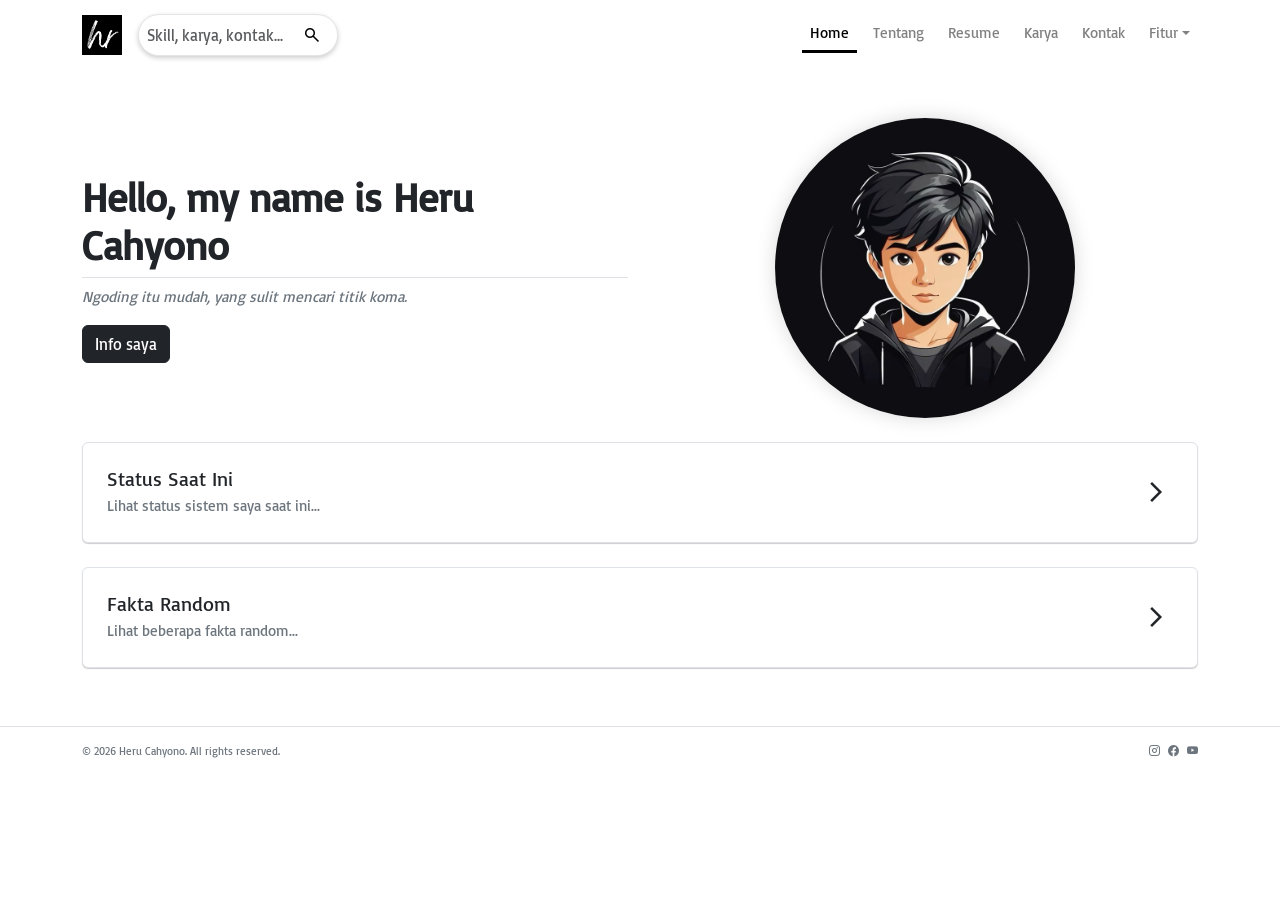
<file: index.html>
<!DOCTYPE html>
<html lang="id">

<head>

    <meta charset="UTF-8">
    <meta name="viewport" content="width=device-width, initial-scale=1">

    <title>Heru Cahyono</title>
    <link rel="icon" href="Assets/img/favicon.png" type="image/svg+xml">

    <link href="https://cdn.jsdelivr.net/npm/bootstrap@5.3.3/dist/css/bootstrap.min.css" rel="stylesheet">
    <!-- Bootstrap Icon -->
    <link rel="stylesheet" href="https://cdn.jsdelivr.net/npm/bootstrap-icons@1.11.3/font/bootstrap-icons.min.css">
    <link rel="stylesheet" href="https://cdnjs.cloudflare.com/ajax/libs/font-awesome/6.0.0/css/all.min.css" integrity="sha512-9usAa10IRO0HhonpyAIVpjrylPvoDwiPUiKdWk5t3PyolY1cOd4DSE0Ga+ri4AuTroPR5aQvXU9xC6qOPnzFeg==" crossorigin="anonymous" referrerpolicy="no-referrer"
    />
    <!-- google icons -->
    <link rel="stylesheet" href="https://fonts.googleapis.com/css2?family=Material+Symbols+Outlined:opsz,wght,FILL,GRAD@24,400,0,0&icon-names=construction,groups" />
    <!-- Bootstrap CSS -->
    <link rel="stylesheet" href="Assets/css/style.css">

</head>

<body>
    <!-- Navigation -->

    <nav class="navbar navbar-expand-lg">

        <div class="container">

            <!-- Logo -->

            <a class="navbar-brand fw-bold" href="index.html">

                <img src="Assets/img/favicon.png" alt="Logo" class="logo">

            </a>
            <form class="search-form" id="searchForm">

                <div class="search-box">

                    <input type="search" id="searchInput" class="form-control" placeholder="Skill, karya, kontak...">

                    <button type="submit" class="search-btn">

            <span class="material-symbols-outlined">
                search
            </span>

        </button>

                </div>

            </form>
            <!-- Toggle -->

            <button class="navbar-toggler border-0 shadow-none" type="button" data-bs-toggle="collapse" data-bs-target="#navbarMenu">

            <span class="material-symbols-outlined" title="Menu">
                menu
            </span>

        </button>

            <!-- Menu -->

            <div class="collapse navbar-collapse" id="navbarMenu">

                <hr class="d-lg-none opacity-5">
                <!-- Search Form -->
                <ul class="navbar-nav ms-auto d-flex flex-wrap gap-2">
                    <!-- Navigation Links -->

                    <li class="nav-item">

                        <a class="nav-link active" href="index.html" title="Home">
                        Home

                    </a>

                    </li>

                    <li class="nav-item">

                        <a class="nav-link" href="about.html" title="Tentang">

                         Tentang

                    </a>

                    </li>

                    <li class="nav-item">

                        <a class="nav-link" href="resume.html" title="Resume">

                         Resume

                    </a>

                    </li>

                    <li class="nav-item">

                        <a class="nav-link" href="work.html" title="Karya">

                         Karya

                    </a>

                    </li>

                    <li class="nav-item">

                        <a class="nav-link" href="contact.html" title="Kontak">

                        Kontak

                    </a>

                    </li>
                    <!-- Pengaturan Dropdown -->

                    <li class="nav-item dropdown">

                        <a class="nav-link dropdown-toggle" href="#" role="button" data-bs-toggle="dropdown" aria-expanded="false" title="Pengaturan">
                            Fitur

                        </a>

                        <ul class="dropdown-menu dropdown-menu-end border rounded">
                            <li>
                                <div class="dropdown-item d-flex justify-content-between align-items-center">

                                    <span class="material-symbols-outlined me-2">brightness_4</span> Mode

                                    <label class="switch mb-0 ms-2">
                                        <input type="checkbox" id="themeToggle">
                                        <span class="slider"></span>
                                    </label>

                                </div>
                            </li>
                            <li>

                                <a class="dropdown-item" href="tools.html">

                                    <span class="material-symbols-outlined me-2">
                                        build
                                    </span> Alat Bantu

                                </a>

                            </li>
                            <li>

                                <a class="dropdown-item" href="statistic.html">

                                    <span class="material-symbols-outlined me-2">
                                        bar_chart
                                    </span> Statistik

                                </a>

                            </li>


                        </ul>

                    </li>

                </ul>

            </div>

        </div>

    </nav>

    <!-- Hero Section -->
    <section class="hero mb-auto px-4 py-5" id="home">
        <div class="container">
            <div class="row align-items-center">

                <div class="col-lg-6">

                    <h1 class="fw-semibold border-bottom pb-2">Hello, my name is Heru Cahyono</h1>

                    <div class="quote-box">
                        <p id="quoteText" class="text-secondary">
                            Loading quotes...
                        </p>
                    </div>
                    <a href="about.html" class="btn btn-dark">Info saya</a>
                </div>
                <div class="col-lg-6 text-center ">
                    <img src="Assets/img/profil.jpeg " class="img-profile rounded-circle profile " alt="FotoProfil - HR ">
                </div>
            </div>
            <a href="about.html#status-sistem " class="text-decoration-none text-dark ">
                <div class="card-home border rounded p-4 mt-4 d-flex align-items-center ">
                    <div class="flex-grow-1 ">
                        <h5 class="mb-1 ">
                            Status Saat Ini
                        </h5>
                        <p class="text-secondary mb-0 ">
                            Lihat status sistem saya saat ini...
                        </p>
                    </div>
                    <span class="material-symbols-outlined ">arrow_forward_ios</span>
                </div>
            </a>
            <a href="about.html#fakta-random " class="text-decoration-none text-dark ">
                <div class="card-home border rounded p-4 mt-4 d-flex align-items-center ">
                    <div class="col flex-grow-1 ">
                        <h5 class="mb-1 ">
                            Fakta Random
                        </h5>
                        <p class="text-secondary mb-0 ">
                            Lihat beberapa fakta random...
                        </p>
                    </div>
                    <span class="material-symbols-outlined ">arrow_forward_ios</span>
                </div>
            </a>
        </div>
    </section>
    <!-- Components Footer JS -->
    <div id="footer"></div>

    <script src="https://cdn.jsdelivr.net/npm/bootstrap@5.3.3/dist/js/bootstrap.bundle.min.js "></script>
    <script src="Assets/js/Main.js "></script>
    <script src="Assets/js/Search.js "></script>
    <script src="Assets/js/Theme.js "></script>
    <script src="Assets/js/Index.js "></script>

</body>

</html>
</file>
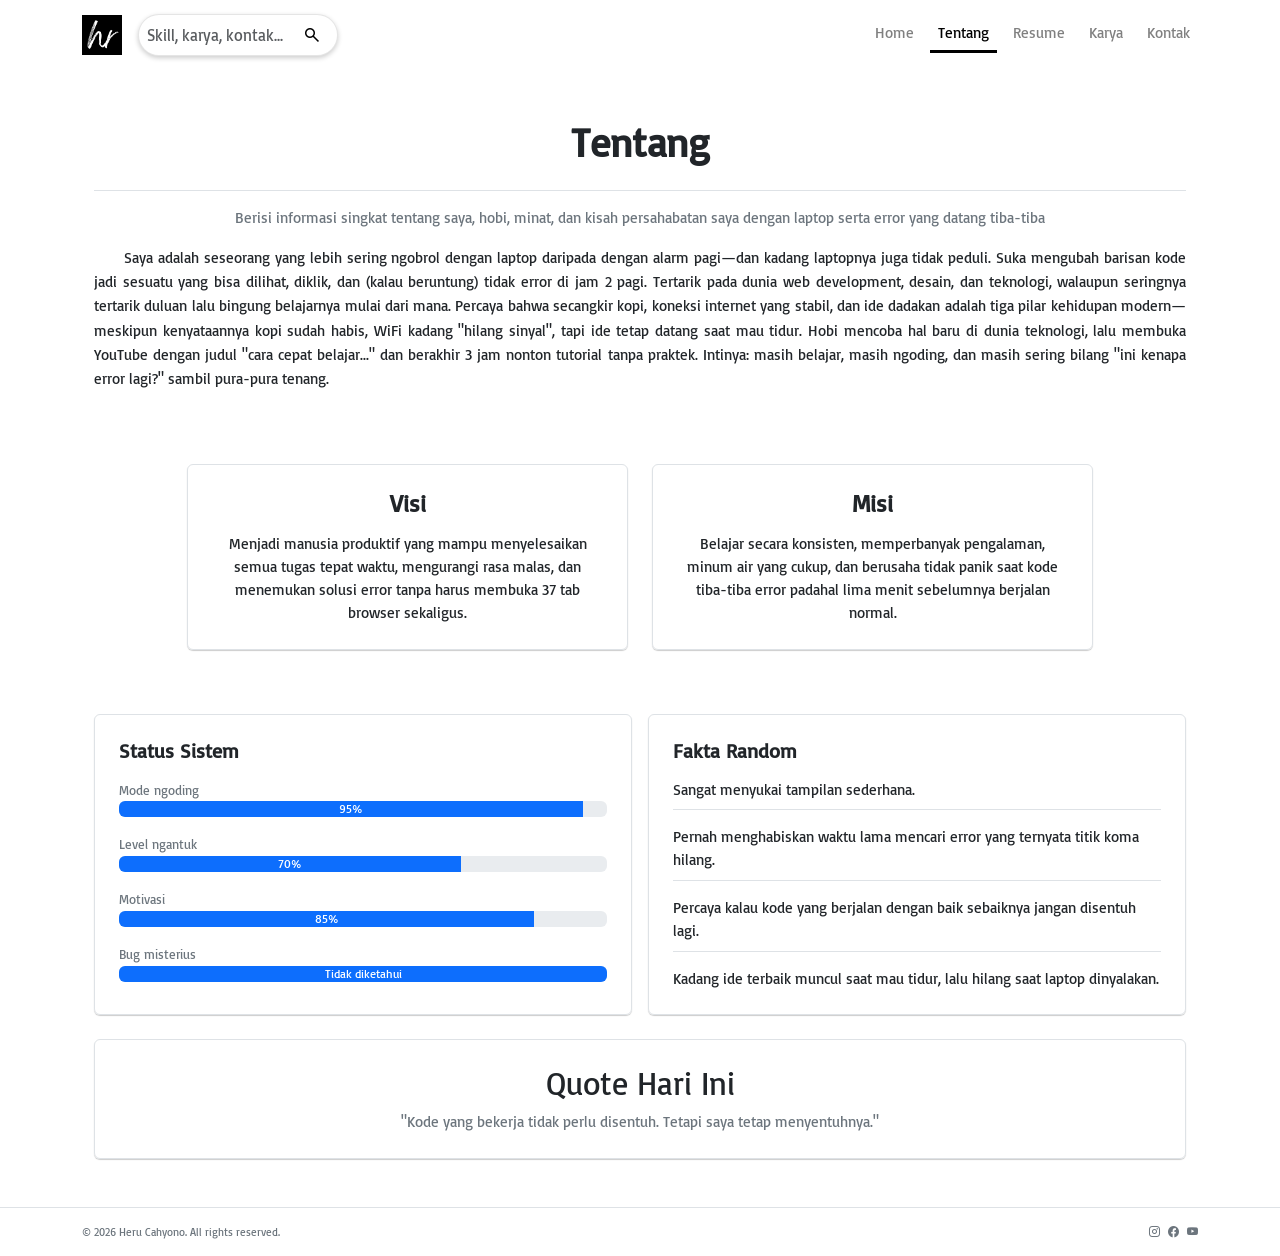
<file: about.html>
<!DOCTYPE html>
<html lang="id">

<head>

    <meta charset="UTF-8">
    <meta name="viewport" content="width=device-width, initial-scale=1">

    <title>Tentang</title>
    <link rel="icon" href="Assets/img/favicon.png" type="image/svg+xml">

    <link href="https://cdn.jsdelivr.net/npm/bootstrap@5.3.3/dist/css/bootstrap.min.css" rel="stylesheet">
    <!-- Bootstrap Icon -->
    <link rel="stylesheet" href="https://cdn.jsdelivr.net/npm/bootstrap-icons@1.11.3/font/bootstrap-icons.min.css">
    <link rel="stylesheet" href="https://cdnjs.cloudflare.com/ajax/libs/font-awesome/6.0.0/css/all.min.css" integrity="sha512-9usAa10IRO0HhonpyAIVpjrylPvoDwiPUiKdWk5t3PyolY1cOd4DSE0Ga+ri4AuTroPR5aQvXU9xC6qOPnzFeg==" crossorigin="anonymous" referrerpolicy="no-referrer"
    />
    <link rel="stylesheet" href="https://fonts.googleapis.com/css2?family=Material+Symbols+Outlined:opsz,wght,FILL,GRAD@24,400,0,0&icon-names=construction,groups" />
    <!-- Bootstrap CSS -->
    <link rel="stylesheet" href="Assets/css/style.css">

</head>

<body>
    <!-- Navigation -->

    <nav class="navbar navbar-expand-lg">

        <div class="container">

            <!-- Logo -->

            <a class="navbar-brand fw-bold" href="index.html">

                <img src="Assets/img/favicon.png" alt="Logo" class="logo">

            </a>
            <form class="search-form" id="searchForm">

                <div class="search-box">

                    <input type="search" id="searchInput" class="form-control" placeholder="Skill, karya, kontak...">

                    <button type="submit" class="search-btn">

            <span class="material-symbols-outlined">
                search
            </span>

        </button>

                </div>

            </form>

            <!-- Toggle -->

            <button class="navbar-toggler border-0 shadow-none" type="button" data-bs-toggle="collapse" data-bs-target="#navbarMenu">

            <span class="material-symbols-outlined me-0" title="Menu">
                menu
            </span>


        </button>

            <!-- Menu -->

            <div class="collapse navbar-collapse" id="navbarMenu">
                <hr class="d-lg-none opacity-5">
                <ul class="navbar-nav ms-auto d-flex flex-wrap gap-2">
                    <!-- Navigation Links -->

                    <li class="nav-item">

                        <a class="nav-link" href="index.html" title="Home">
                         Home

                        </a>

                    </li>

                    <li class="nav-item">

                        <a class="nav-link active" href="about.html" title="Tentang">
                            Tentang

                        </a>

                    </li>

                    <li class="nav-item">

                        <a class="nav-link" href="resume.html" title="Resume">
                            Resume

                        </a>

                    </li>

                    <li class="nav-item">

                        <a class="nav-link" href="work.html" title="Karya">
                            Karya

                        </a>

                    </li>

                    <li class="nav-item">

                        <a class="nav-link" href="contact.html" title="Kontak">
                            Kontak

                        </a>

                    </li>


                </ul>


            </div>

        </div>

    </nav>
    <section class="container py-5 px-4 mb-auto " id="about ">

        <h1 class="text-center mb-3 border-bottom pb-4 fw-semibold ">Tentang</h1>
        <p class="text-center text-secondary">Berisi informasi singkat tentang saya, hobi, minat, dan kisah persahabatan saya dengan laptop serta error yang datang tiba-tiba</p>

        <!-- Pendahuluan -->
        <div class="text-justify" style="text-align: justify; text-justify: inter-word; line-height: 1.6; text-indent: 30px;">
            <p>
                Saya adalah seseorang yang lebih sering ngobrol dengan laptop daripada dengan alarm pagi—dan kadang laptopnya juga tidak peduli. Suka mengubah barisan kode jadi sesuatu yang bisa dilihat, diklik, dan (kalau beruntung) tidak error di jam 2 pagi. Tertarik
                pada dunia web development, desain, dan teknologi, walaupun seringnya tertarik duluan lalu bingung belajarnya mulai dari mana. Percaya bahwa secangkir kopi, koneksi internet yang stabil, dan ide dadakan adalah tiga pilar kehidupan modern—meskipun
                kenyataannya kopi sudah habis, WiFi kadang "hilang sinyal", tapi ide tetap datang saat mau tidur. Hobi mencoba hal baru di dunia teknologi, lalu membuka YouTube dengan judul "cara cepat belajar..." dan berakhir 3 jam nonton tutorial tanpa
                praktek. Intinya: masih belajar, masih ngoding, dan masih sering bilang "ini kenapa error lagi?" sambil pura-pura tenang.
            </p>
        </div>
        <div class="row justify-content-center text-center mt-5 g-4" id="visi-misi">

            <div class="col-md-5 foundation-content " id="visiContent">
                <div class="card-about border rounded p-4 h-100 ">

                    <h4 class="fw-semibold mb-3 ">
                        Visi
                    </h4>

                    <p class="mb-0 ">
                        Menjadi manusia produktif yang mampu menyelesaikan semua tugas tepat waktu, mengurangi rasa malas, dan menemukan solusi error tanpa harus membuka 37 tab browser sekaligus.
                    </p>

                </div>
            </div>

            <div class="col-md-5 foundation-content " id="misiContent ">
                <div class="card-about border rounded p-4 h-100 ">

                    <h4 class="fw-semibold mb-3 ">
                        Misi
                    </h4>

                    <p class="mb-0 ">
                        Belajar secara konsisten, memperbanyak pengalaman, minum air yang cukup, dan berusaha tidak panik saat kode tiba-tiba error padahal lima menit sebelumnya berjalan normal.
                    </p>

                </div>
            </div>

        </div>
        <!-- Status Sistem -->
        <div class="row mt-5 g-3" id="status-sistem">

            <div class="col-md-6 ">
                <div class="card-about border rounded p-4 h-100 ">
                    <h5 class="fw-semibold mb-3 ">
                        Status Sistem
                    </h5>

                    <div class="mb-3 ">
                        <small class="text-secondary ">Mode ngoding</small>
                        <div class="progress ">
                            <div class="progress-bar " style="width:95% ">
                                95%
                            </div>
                        </div>
                    </div>

                    <div class="mb-3 ">
                        <small class="text-secondary ">Level ngantuk</small>
                        <div class="progress ">
                            <div class="progress-bar " style="width:70% ">
                                70%
                            </div>
                        </div>
                    </div>

                    <div class="mb-3 ">
                        <small class="text-secondary ">Motivasi</small>
                        <div class="progress ">
                            <div class="progress-bar " style="width:85% ">
                                85%
                            </div>
                        </div>
                    </div>

                    <div>
                        <small class="text-secondary ">Bug misterius</small>
                        <div class="progress ">
                            <div class="progress-bar " style="width:100% ">
                                Tidak diketahui
                            </div>
                        </div>
                    </div>

                </div>
            </div>

            <div class="col-md-6 " id="fakta-random">
                <div class="card-about border rounded p-4 h-100 ">

                    <h5 class="fw-semibold mb-3 ">
                        Fakta Random
                    </h5>

                    <ul class="list-unstyled mb-0 ">

                        <li class="mb-3 border-bottom pb-2 ">
                            Sangat menyukai tampilan sederhana.
                        </li>

                        <li class="mb-3 border-bottom pb-2 ">
                            Pernah menghabiskan waktu lama mencari error yang ternyata titik koma hilang.
                        </li>

                        <li class="mb-3 border-bottom pb-2 ">
                            Percaya kalau kode yang berjalan dengan baik sebaiknya jangan disentuh lagi.
                        </li>

                        <li>
                            Kadang ide terbaik muncul saat mau tidur, lalu hilang saat laptop dinyalakan.
                        </li>

                    </ul>

                </div>
            </div>

        </div>
        <div class="p-4 text-center mt-4 card-about border rounded">
            <h2>Quote Hari Ini</h2>

            <p class="text-secondary mb-0" id="quote-about">
                " Kode yang bekerja tidak perlu disentuh. Tetapi saya tetap menyentuhnya. "
            </p>

        </div>

    </section>
    <!-- Components Footer JS -->
    <div id="footer"></div>
    <script src="https://cdn.jsdelivr.net/npm/bootstrap@5.3.3/dist/js/bootstrap.bundle.min.js "></script>
    <script src="Assets/js/Main.js "></script>
    <script src="Assets/js/Theme.js "></script>
    <script src="Assets/js/Index.js "></script>
    <script src="Assets/js/Search.js "></script>
    <script src="Assets/js/Quote.js "></script>

</body>

</html>
</file>
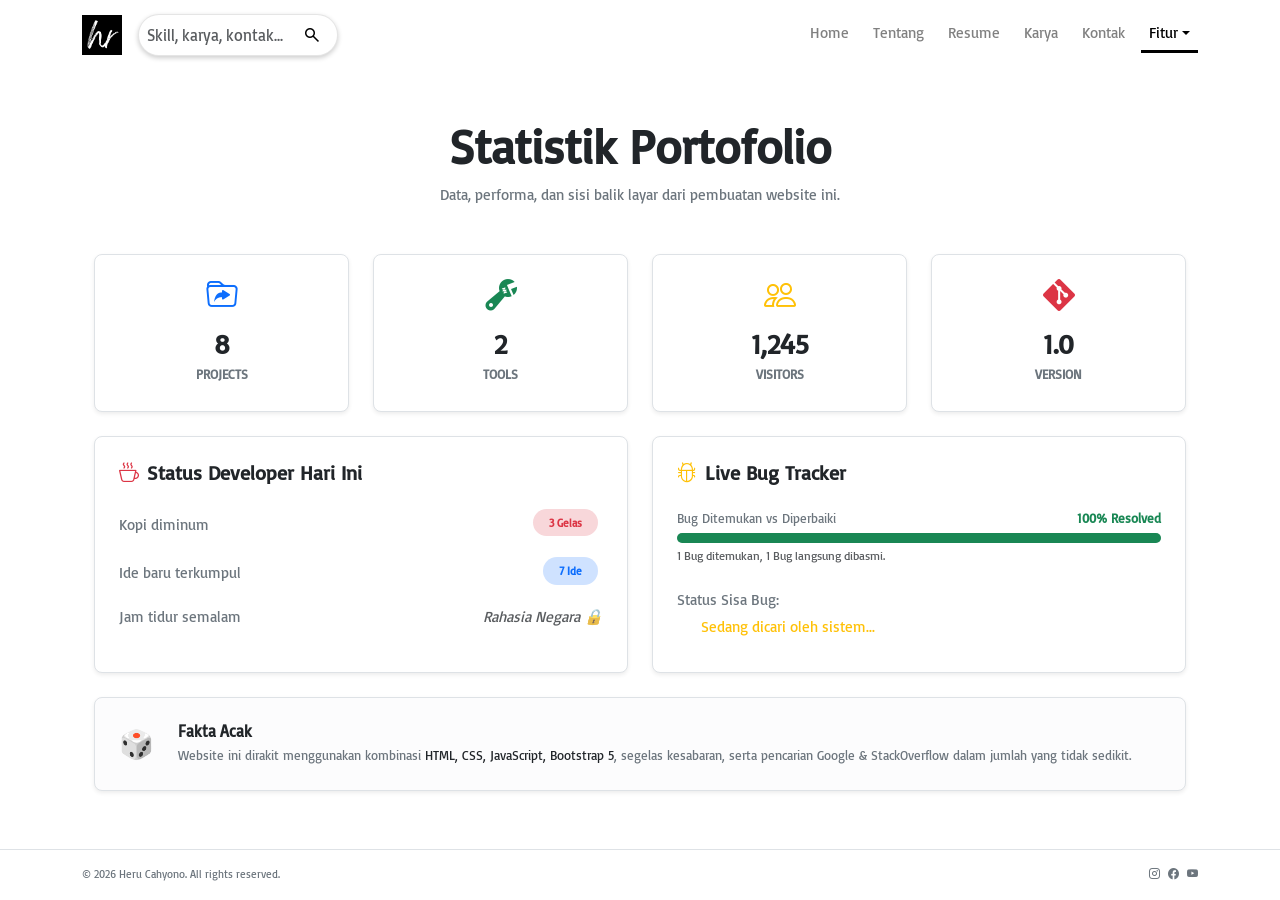
<file: statistic.html>
<!DOCTYPE html>
<html lang="id">

<head>

    <meta charset="UTF-8">
    <meta name="viewport" content="width=device-width, initial-scale=1">

    <title>Statistik</title>
    <link rel="icon" href="Assets/img/favicon.png" type="image/svg+xml">

    <link href="https://cdn.jsdelivr.net/npm/bootstrap@5.3.3/dist/css/bootstrap.min.css" rel="stylesheet">
    <!-- Bootstrap Icon -->
    <link rel="stylesheet" href="https://cdn.jsdelivr.net/npm/bootstrap-icons@1.11.3/font/bootstrap-icons.min.css">
    <link rel="stylesheet" href="https://cdnjs.cloudflare.com/ajax/libs/font-awesome/6.0.0/css/all.min.css" integrity="sha512-9usAa10IRO0HhonpyAIVpjrylPvoDwiPUiKdWk5t3PyolY1cOd4DSE0Ga+ri4AuTroPR5aQvXU9xC6qOPnzFeg==" crossorigin="anonymous" referrerpolicy="no-referrer"
    />
    <link rel="stylesheet" href="https://fonts.googleapis.com/css2?family=Material+Symbols+Outlined:opsz,wght,FILL,GRAD@24,400,0,0&icon-names=construction,groups" />
    <!-- Bootstrap CSS -->
    <link rel="stylesheet" href="Assets/css/style.css">

</head>

<body>
    <!-- Navigation -->

    <nav class="navbar navbar-expand-lg">

        <div class="container">

            <!-- Logo -->

            <a class="navbar-brand fw-bold" href="index.html">

                <img src="Assets/img/favicon.png" alt="Logo" class="logo">

            </a>
            <form class="search-form" id="searchForm">

                <div class="search-box">

                    <input type="search" id="searchInput" class="form-control" placeholder="Skill, karya, kontak...">

                    <button type="submit" class="search-btn">

            <span class="material-symbols-outlined">
                search
            </span>

        </button>

                </div>

            </form>
            <!-- Toggle -->

            <button class="navbar-toggler border-0 shadow-none" type="button" data-bs-toggle="collapse" data-bs-target="#navbarMenu">

            <span class="material-symbols-outlined me-0" title="Menu">
                menu
            </span>

        </button>

            <!-- Menu -->

            <div class="collapse navbar-collapse" id="navbarMenu">
                <hr class="d-lg-none opacity-5">
                <ul class="navbar-nav ms-auto d-flex flex-wrap gap-2">
                    <!-- Navigation Links -->

                    <li class="nav-item">

                        <a class="nav-link" href="index.html" title="Home">

                             Home

                        </a>

                    </li>

                    <li class="nav-item">

                        <a class="nav-link" href="about.html" title="Tentang">

                            Tentang

                        </a>

                    </li>

                    <li class="nav-item">

                        <a class="nav-link" href="resume.html" title="Resume">

                            Resume

                        </a>

                    </li>

                    <li class="nav-item">

                        <a class="nav-link" href="work.html" title="Karya">

                            Karya

                        </a>

                    </li>

                    <li class="nav-item">

                        <a class="nav-link" href="contact.html" title="Kontak">

                             Kontak

                        </a>

                    </li>

                    <!-- Pengaturan Dropdown -->

                    <li class="nav-item dropdown">

                        <a class="nav-link active dropdown-toggle" href="#" role="button" data-bs-toggle="dropdown" aria-expanded="false" title="Pengaturan">
                            Fitur

                        </a>

                        <ul class="dropdown-menu dropdown-menu-end border rounded">

                            <li>

                                <div class="dropdown-item d-flex justify-content-between align-items-center">

                                    <span class="material-symbols-outlined me-2">brightness_4</span> Mode

                                    <label class="switch mb-0 ms-2">
                                        <input type="checkbox" id="themeToggle">
                                        <span class="slider"></span>
                                    </label>

                                </div>

                            </li>

                            <li>

                                <a class="dropdown-item" href="tools.html" title="Alat">

                                    <span class="material-symbols-outlined me-2">build</span> Alat Bantu

                                </a>

                            </li>
                            <li>

                                <a class="dropdown-item" href="statistic.html">

                                    <span class="material-symbols-outlined me-2">bar_chart</span> Statistik

                                </a>

                            </li>


                        </ul>

                    </li>

                </ul>

            </div>

        </div>

    </nav>
    <section class="container py-5 px-4 mb-auto" id="statistik">

        <div class="text-center mb-5">
            <h1 class="fw-bold display-5 mb-2">Statistik Portofolio</h1>
            <p class="text-secondary">Data, performa, dan sisi balik layar dari pembuatan website ini.</p>
        </div>

        <div class="row g-4 mb-4">

            <div class="col-6 col-md-3">
                <div class="card h-100 border rounded-3 shadow-sm text-center p-3 transition-hover">
                    <div class="text-primary mb-2">
                        <i class="bi bi-folder-symlink fs-2"></i>
                    </div>
                    <h3 class="fw-bold mb-1" id="projectCount">0</h3>
                    <small class="text-uppercase tracking-wider text-secondary fw-semibold">Projects</small>
                </div>
            </div>

            <div class="col-6 col-md-3">
                <div class="card h-100 border rounded-3 shadow-sm text-center p-3 transition-hover">
                    <div class="text-success mb-2">
                        <i class="bi bi-wrench-adjustable fs-2"></i>
                    </div>
                    <h3 class="fw-bold mb-1" id="toolsCount">0</h3>
                    <small class="text-uppercase tracking-wider text-secondary fw-semibold">Tools</small>
                </div>
            </div>

            <div class="col-6 col-md-3">
                <div class="card h-100 border rounded-3 shadow-sm text-center p-3 transition-hover">
                    <div class="text-warning mb-2">
                        <i class="bi bi-people fs-2"></i>
                    </div>
                    <h3 class="fw-bold mb-1" id="visitorCount">0</h3>
                    <small class="text-uppercase tracking-wider text-secondary fw-semibold">Visitors</small>
                </div>
            </div>

            <div class="col-6 col-md-3">
                <div class="card h-100 border rounded-3 shadow-sm text-center p-3 transition-hover">
                    <div class="text-danger mb-2">
                        <i class="bi bi-git fs-2"></i>
                    </div>
                    <h3 class="fw-bold mb-1" id="versionCount">0</h3>
                    <small class="text-uppercase tracking-wider text-secondary fw-semibold">Version</small>
                </div>
            </div>

        </div>

        <div class="row g-4 mb-4">

            <div class="col-md-6">
                <div class="card h-100 border rounded-3 shadow-sm p-4">
                    <h5 class="fw-bold mb-4 d-flex align-items-center">
                        <i class="bi bi-cup-hot text-danger me-2"></i> Status Developer Hari Ini
                    </h5>

                    <div class="mb-3 d-flex justify-content-between align-items-center">
                        <span class="text-secondary">Kopi diminum</span>
                        <span class="badge bg-danger-subtle text-danger rounded-pill px-3 py-2 fw-semibold">3 Gelas</span>
                    </div>

                    <div class="mb-3 d-flex justify-content-between align-items-center">
                        <span class="text-secondary">Ide baru terkumpul</span>
                        <span class="badge bg-primary-subtle text-primary rounded-pill px-3 py-2 fw-semibold">7 Ide</span>
                    </div>

                    <div class="d-flex justify-content-between align-items-center">
                        <span class="text-secondary">Jam tidur semalam</span>
                        <span class="text-muted fst-italic">Rahasia Negara 🔒</span>
                    </div>
                </div>
            </div>

            <div class="col-md-6">
                <div class="card h-100 border rounded-3 shadow-sm p-4">
                    <h5 class="fw-bold mb-4 d-flex align-items-center">
                        <i class="bi bi-bug text-warning me-2"></i> Live Bug Tracker
                    </h5>

                    <div class="mb-3">
                        <div class="d-flex justify-content-between mb-1">
                            <small class="text-secondary">Bug Ditemukan vs Diperbaiki</small>
                            <small class="fw-bold text-success">100% Resolved</small>
                        </div>
                        <div class="progress" style="height: 10px;">
                            <div class="progress-bar bg-success" role="progressbar" style="width: 100%" aria-valuenow="100" aria-valuemin="0" aria-valuemax="100"></div>
                        </div>
                        <span class="form-text text-muted d-block mt-1" style="font-size: 0.75rem;">1 Bug ditemukan, 1 Bug langsung dibasmi.</span>
                    </div>

                    <div class="pt-2">
                        <span class="text-secondary d-block mb-1">Status Sisa Bug:</span>
                        <div class="d-flex align-items-center gap-2">
                            <div class="spinner-grow spinner-grow-sm text-warning" role="status"></div>
                            <span class="text-warning fw-medium animate-pulse">Sedang dicari oleh sistem...</span>
                        </div>
                    </div>
                </div>
            </div>

        </div>

        <div class="card border rounded-3 shadow-sm bg-light-subtle p-4">
            <div class="row align-items-center">
                <div class="col-auto fs-3">
                    🎲
                </div>
                <div class="col">
                    <h6 class="fw-bold mb-1">Fakta Acak</h6>
                    <p class="text-secondary mb-0 small">
                        Website ini dirakit menggunakan kombinasi <span class="text-dark fw-medium">HTML, CSS, JavaScript, Bootstrap 5</span>, segelas kesabaran, serta pencarian Google & StackOverflow dalam jumlah yang tidak sedikit.
                    </p>
                </div>
            </div>
        </div>

    </section>
    <!-- Components Footer JS -->
    <div id="footer"></div>

    <script src="https://cdn.jsdelivr.net/npm/bootstrap@5.3.3/dist/js/bootstrap.bundle.min.js "></script>
    <script src="Assets/js/Main.js"></script>
    <script src="Assets/js/Statistik.js"></script>
    <script src="Assets/js/Theme.js"></script>
    <script src="Assets/js/Index.js"></script>
    <script src="Assets/js/Search.js"></script>

</body>

</html>
</file>
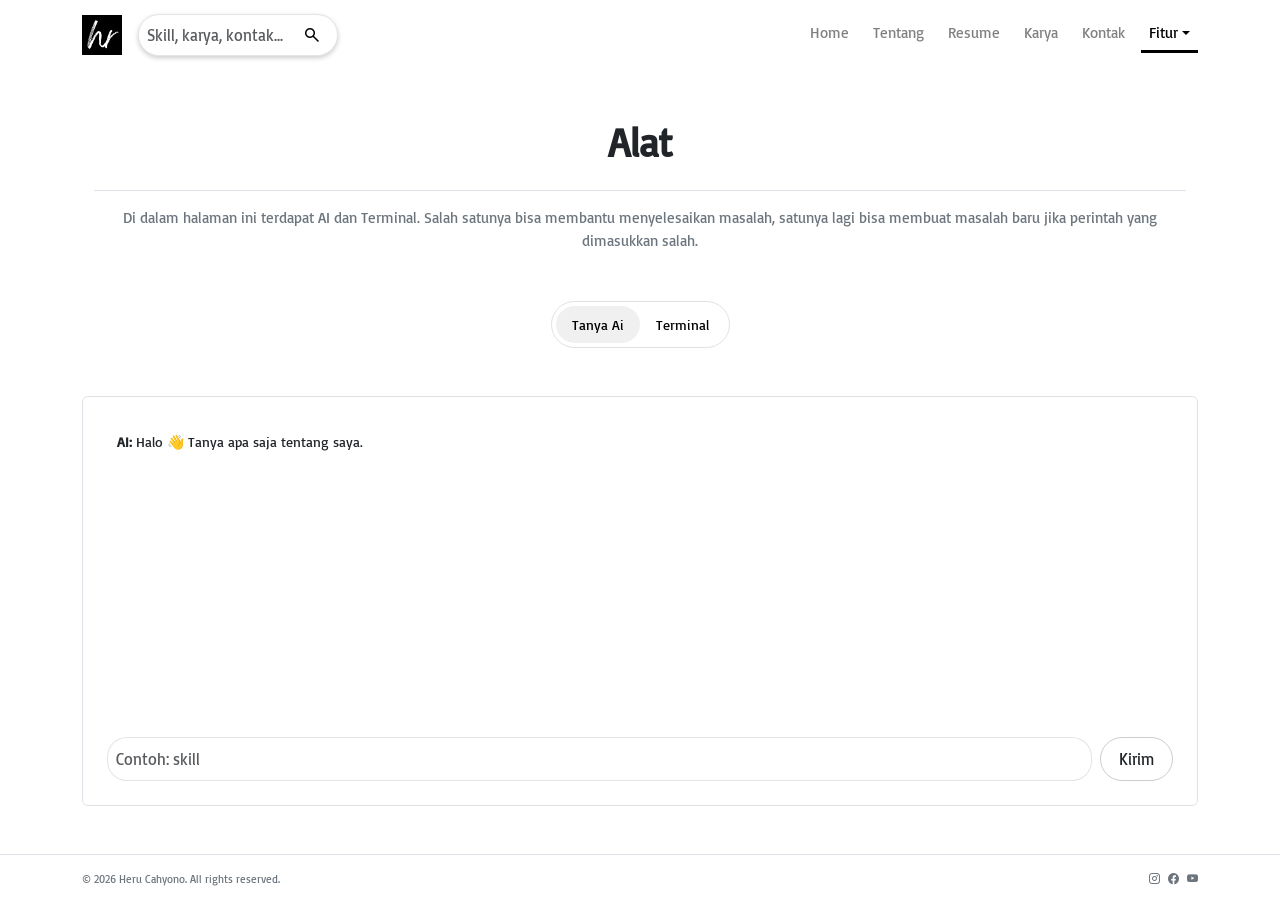
<file: tools.html>
<!DOCTYPE html>
<html lang="id">

<head>

    <meta charset="UTF-8">
    <meta name="viewport" content="width=device-width, initial-scale=1">

    <title>Alat</title>
    <link rel="icon" href="Assets/img/favicon.png" type="image/svg+xml">

    <link href="https://cdn.jsdelivr.net/npm/bootstrap@5.3.3/dist/css/bootstrap.min.css" rel="stylesheet">
    <!-- Bootstrap Icon -->
    <link rel="stylesheet" href="https://cdn.jsdelivr.net/npm/bootstrap-icons@1.11.3/font/bootstrap-icons.min.css">
    <link rel="stylesheet" href="https://cdnjs.cloudflare.com/ajax/libs/font-awesome/6.0.0/css/all.min.css" integrity="sha512-9usAa10IRO0HhonpyAIVpjrylPvoDwiPUiKdWk5t3PyolY1cOd4DSE0Ga+ri4AuTroPR5aQvXU9xC6qOPnzFeg==" crossorigin="anonymous" referrerpolicy="no-referrer"
    />
    <link rel="stylesheet" href="https://fonts.googleapis.com/css2?family=Material+Symbols+Outlined:opsz,wght,FILL,GRAD@24,400,0,0&icon-names=construction,groups" />
    <!-- Bootstrap CSS -->
    <link rel="stylesheet" href="Assets/css/style.css">

</head>

<body>
    <!-- Navigation -->

    <nav class="navbar navbar-expand-lg">

        <div class="container">

            <!-- Logo -->

            <a class="navbar-brand fw-bold" href="index.html">

                <img src="Assets/img/favicon.png" alt="Logo" class="logo">

            </a>
            <form class="search-form" id="searchForm">

                <div class="search-box">

                    <input type="search" id="searchInput" class="form-control" placeholder="Skill, karya, kontak...">

                    <button type="submit" class="search-btn">

            <span class="material-symbols-outlined">
                search
            </span>

        </button>

                </div>

            </form>
            <!-- Toggle -->

            <button class="navbar-toggler border-0 shadow-none" type="button" data-bs-toggle="collapse" data-bs-target="#navbarMenu">

            <span class="material-symbols-outlined me-0" title="Menu">
                menu
            </span>

        </button>

            <!-- Menu -->

            <div class="collapse navbar-collapse" id="navbarMenu">
                <hr class="d-lg-none opacity-5">
                <ul class="navbar-nav ms-auto d-flex flex-wrap gap-2">
                    <!-- Navigation Links -->

                    <li class="nav-item">

                        <a class="nav-link" href="index.html" title="Home">
                            Home

                        </a>

                    </li>

                    <li class="nav-item">

                        <a class="nav-link" href="about.html" title="Tentang">
                            Tentang

                        </a>

                    </li>

                    <li class="nav-item">

                        <a class="nav-link" href="resume.html" title="Resume">
                            Resume

                        </a>

                    </li>

                    <li class="nav-item">

                        <a class="nav-link" href="work.html" title="Karya">
                            Karya

                        </a>

                    </li>

                    <li class="nav-item">

                        <a class="nav-link" href="contact.html" title="Kontak">
                            Kontak

                        </a>

                    </li>
                    <!-- Pengaturan Dropdown -->

                    <li class="nav-item dropdown">

                        <a class="nav-link active dropdown-toggle" href="#" role="button" data-bs-toggle="dropdown" aria-expanded="false" title="Pengaturan">
                            Fitur

                        </a>

                        <ul class="dropdown-menu dropdown-menu-end border rounded">

                            <li>

                                <div class="dropdown-item d-flex justify-content-between align-items-center">

                                    <span class="material-symbols-outlined me-2">brightness_4</span> Mode

                                    <label class="switch mb-0 ms-2">
                                        <input type="checkbox" id="themeToggle">
                                        <span class="slider"></span>
                                    </label>

                                </div>

                            </li>

                            <li>

                                <a class="dropdown-item" href="tools.html" title="Alat">

                                    <span class="material-symbols-outlined me-2">build</span> Alat Bantu

                                </a>

                            </li>
                            <li>

                                <a class="dropdown-item" href="statistic.html">

                                    <span class="material-symbols-outlined me-2">bar_chart</span> Statistik

                                </a>

                            </li>


                        </ul>

                    </li>

                </ul>

            </div>

        </div>

    </nav>
    <section class="container py-5 px-4 mb-auto" id="alat">

        <h1 class="text-center mb-3 border-bottom pb-4 fw-semibold">
            Alat
        </h1>

        <p class="text-center text-secondary mb-5">
            Di dalam halaman ini terdapat AI dan Terminal. Salah satunya bisa membantu menyelesaikan masalah, satunya lagi bisa membuat masalah baru jika perintah yang dimasukkan salah.
        </p>

        <!-- Tools -->
        <div class="container text-center">

            <div class="d-inline-flex border rounded-pill p-1">

                <button class="filter-btn active" data-target="aiContent">

            Tanya Ai

        </button>

                <button class="filter-btn" data-target="terminalContent">

            Terminal

        </button>

            </div>

        </div>
    </section>
    <section class="container mb-5 feature-content" id="aiContent">

        <div class="border rounded p-4">

            <!-- Chat Box -->

            <div id="chatBox" class="mb-3" style="height:300px;
            overflow-y:auto;">

                <div class="mb-2">

                    <strong>AI:</strong> Halo 👋 Tanya apa saja tentang saya.

                </div>

            </div>

            <!-- Input -->

            <div class="d-flex gap-2">

                <input type="text" id="userInput" class="form-control" placeholder="Contoh: skill">

                <button id="sendBtn" class="btn btn-custom">

                Kirim

            </button>

            </div>

        </div>

    </section>

    <section class="container mb-5 feature-content d-none" id="terminalContent">

        <div class="terminal border rounded p-3">

            <!-- Output -->

            <div id="terminalOutput">

                <div>
                    Microsoft Windows [Version 11.0]
                </div>

                <div>
                    me Terminal v1.0
                </div>

                <div class="mb-3">
                    Ketik <span class="text-success">help</span> untuk melihat command.
                </div>

            </div>

            <!-- Input -->

            <div class="d-flex align-items-center">

                <span class="me-2">
                C:\me>
            </span>

                <input type="text" id="terminalInput" class="terminal-input">

            </div>

        </div>

    </section>

    <!-- Components Footer JS -->
    <div id="footer"></div>

    <script src="https://cdn.jsdelivr.net/npm/bootstrap@5.3.3/dist/js/bootstrap.bundle.min.js "></script>
    <script src="Assets/js/Main.js"></script>
    <script src="Assets/js/Terminal.js"></script>
    <script src="Assets/js/AI.js"></script>
    <script src="Assets/js/Theme.js"></script>
    <script src="Assets/js/Index.js"></script>
    <script src="Assets/js/Search.js"></script>

</body>

</html>
</file>
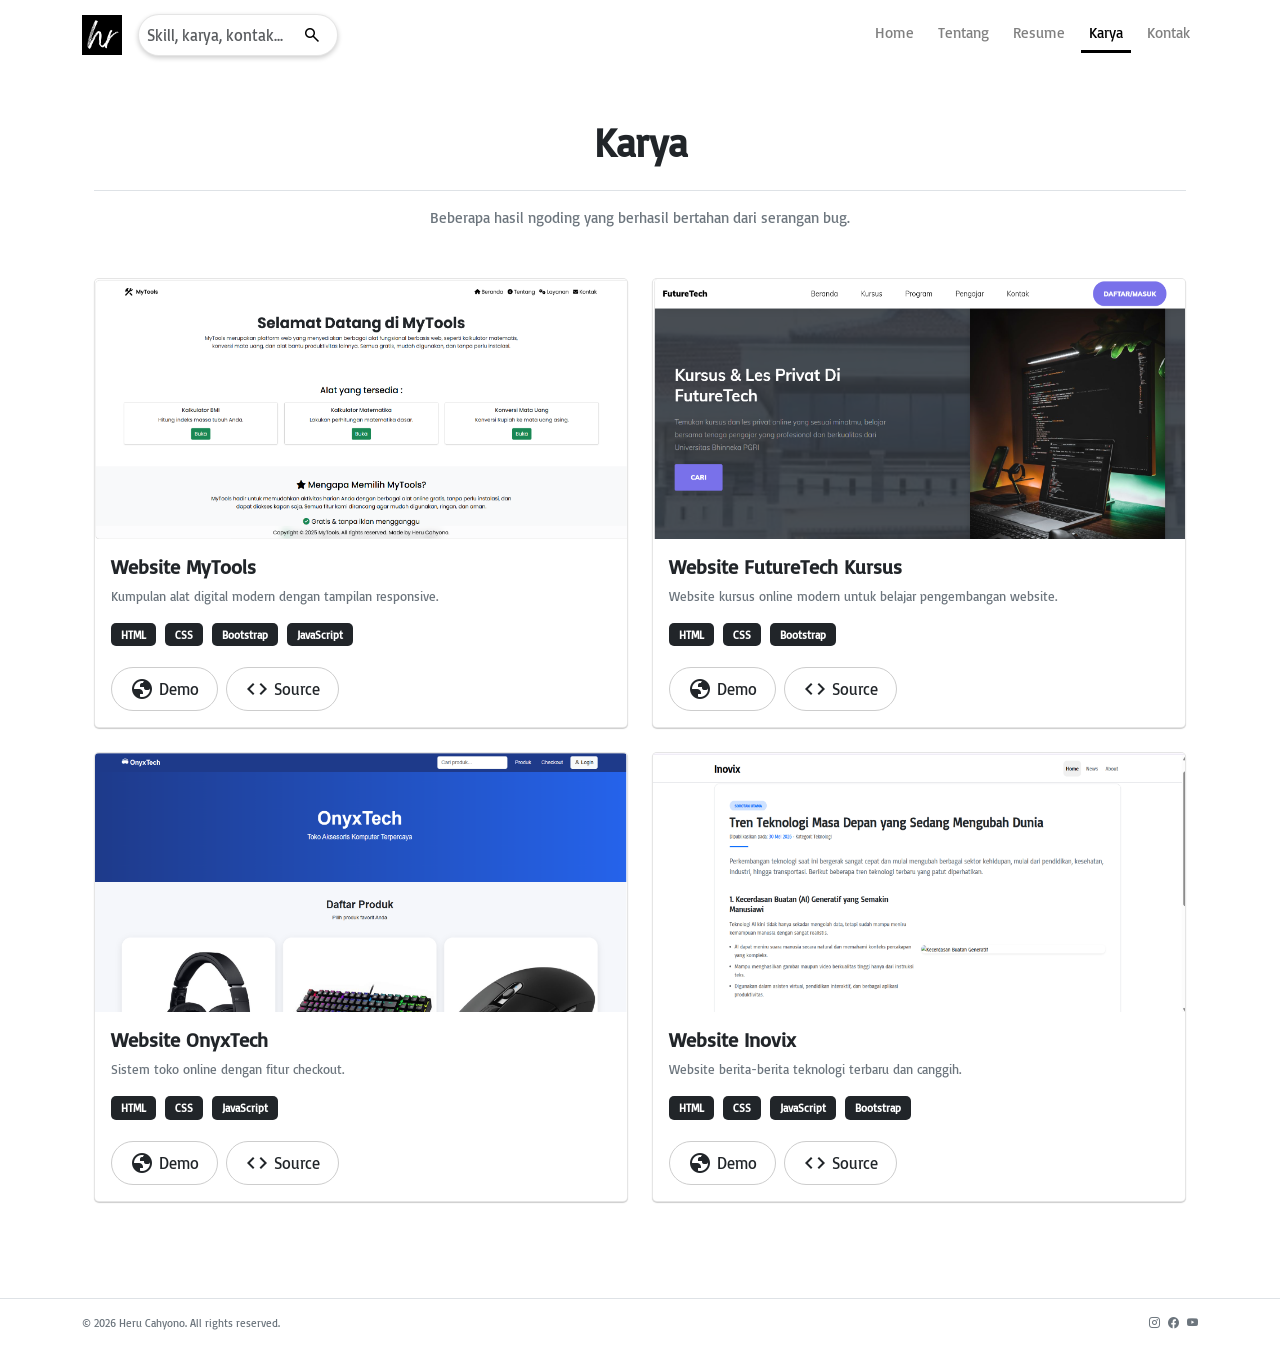
<file: work.html>
<!DOCTYPE html>
<html lang="id">

<head>

    <meta charset="UTF-8">
    <meta name="viewport" content="width=device-width, initial-scale=1">

    <title>Karya</title>
    <link rel="icon" href="Assets/img/favicon.png" type="image/svg+xml">

    <link href="https://cdn.jsdelivr.net/npm/bootstrap@5.3.3/dist/css/bootstrap.min.css" rel="stylesheet">
    <!-- Bootstrap Icon -->
    <link rel="stylesheet" href="https://cdn.jsdelivr.net/npm/bootstrap-icons@1.11.3/font/bootstrap-icons.min.css">
    <link rel="stylesheet" href="https://cdnjs.cloudflare.com/ajax/libs/font-awesome/6.0.0/css/all.min.css" integrity="sha512-9usAa10IRO0HhonpyAIVpjrylPvoDwiPUiKdWk5t3PyolY1cOd4DSE0Ga+ri4AuTroPR5aQvXU9xC6qOPnzFeg==" crossorigin="anonymous" referrerpolicy="no-referrer"
    />
    <link rel="stylesheet" href="https://fonts.googleapis.com/css2?family=Material+Symbols+Outlined:opsz,wght,FILL,GRAD@24,400,0,0&icon-names=construction,groups" />
    <!-- Bootstrap CSS -->
    <link rel="stylesheet" href="Assets/css/style.css">

</head>

<body>
    <!-- Navigation -->

    <nav class="navbar navbar-expand-lg">

        <div class="container">

            <!-- Logo -->

            <a class="navbar-brand fw-bold" href="index.html">

                <img src="Assets/img/favicon.png" alt="Logo" class="logo">

            </a>
            <form class="search-form" id="searchForm">

                <div class="search-box">

                    <input type="search" id="searchInput" class="form-control" placeholder="Skill, karya, kontak...">

                    <button type="submit" class="search-btn">

            <span class="material-symbols-outlined">
                search
            </span>

        </button>

                </div>

            </form>
            <!-- Toggle -->

            <button class="navbar-toggler border-0 shadow-none" type="button" data-bs-toggle="collapse" data-bs-target="#navbarMenu">

            <span class="material-symbols-outlined me-0" title="Menu">
                menu
            </span>

        </button>

            <!-- Menu -->

            <div class="collapse navbar-collapse" id="navbarMenu">
                <hr class="d-lg-none opacity-5">
                <ul class="navbar-nav ms-auto d-flex flex-wrap gap-2">
                    <!-- Navigation Links -->

                    <li class="nav-item">

                        <a class="nav-link" href="index.html" title="Home">
                        Home

                        </a>

                    </li>

                    <li class="nav-item">

                        <a class="nav-link" href="about.html" title="Tentang">
                         Tentang

                        </a>

                    </li>

                    <li class="nav-item">

                        <a class="nav-link" href="resume.html" title="Resume">
                         Resume

                        </a>

                    </li>

                    <li class="nav-item">

                        <a class="nav-link active" href="work.html" title="Karya">
                         Karya

                        </a>

                    </li>

                    <li class="nav-item">

                        <a class="nav-link" href="contact.html" title="Kontak">
                        Kontak

                        </a>

                    </li>


                </ul>


            </div>

        </div>

    </nav>
    <section class="container py-5 px-4 mb-5" id="work">

        <h1 class="text-center mb-3 border-bottom pb-4 fw-semibold">
            Karya
        </h1>

        <p class="text-center text-secondary mb-5">
            Beberapa hasil ngoding yang berhasil bertahan dari serangan bug.
        </p>

        <div class="row g-4">

            <!-- Karya 1 -->
            <div class="col-md-6 col-lg-6">

                <div class="card h-100 overflow-hidden">

                    <img src="Assets/img/Work/Work1.png" class="img-work" alt="Website MyTools">

                    <div class="p-3">

                        <h5 class="fw-semibold">
                            Website MyTools
                        </h5>

                        <p class="text-secondary small">
                            Kumpulan alat digital modern dengan tampilan responsive.
                        </p>

                        <!-- Badge -->

                        <div class="mb-3">

                            <span class="badge bg-dark">HTML</span>

                            <span class="badge bg-dark">CSS</span>

                            <span class="badge bg-dark">Bootstrap</span>

                            <span class="badge bg-dark">JavaScript</span>

                        </div>

                        <!-- Button -->

                        <div class="d-flex gap-2">

                            <a href="https://mochherucahyono.github.io/my-tools/" target="_blank" class="btn btn-custom">

                                <span class="material-symbols-outlined">
                                    globe
                                </span> Demo

                            </a>

                            <a href="https://github.com/mochherucahyono/my-tools" target="_blank" class="btn btn-custom">

                                <span class="material-symbols-outlined">
                                    code
                                </span> Source

                            </a>

                        </div>

                    </div>

                </div>

            </div>


            <!-- Karya 2 -->

            <div class="col-md-6 col-lg-6">

                <div class="card h-100 overflow-hidden">

                    <img src="Assets/img/Work/Work2.png" class="img-work" alt="FutureTech">

                    <div class="p-3">

                        <h5 class="fw-semibold">
                            Website FutureTech Kursus
                        </h5>

                        <p class="text-secondary small">
                            Website kursus online modern untuk belajar pengembangan website.
                        </p>

                        <div class="mb-3">

                            <span class="badge bg-dark">HTML</span>

                            <span class="badge bg-dark">CSS</span>

                            <span class="badge bg-dark">Bootstrap</span>

                        </div>

                        <div class="d-flex gap-2">

                            <a href="https://mochherucahyono.github.io/FutureTech-Kursus-Online/" target="_blank" class="btn btn-custom">

                                <span class="material-symbols-outlined">
                                    globe
                                </span> Demo

                            </a>

                            <a href="https://github.com/mochherucahyono/FutureTech-Kursus-Online" target="_blank" class="btn btn-custom">

                                <span class="material-symbols-outlined">
                                    code
                                </span> Source

                            </a>

                        </div>

                    </div>

                </div>

            </div>


            <!-- Karya 3 -->

            <div class="col-md-6 col-lg-6">

                <div class="card h-100 overflow-hidden">

                    <img src="Assets/img/Work/Work3.png" class="img-work" alt="OnyxTech">

                    <div class="p-3">

                        <h5 class="fw-semibold">
                            Website OnyxTech
                        </h5>

                        <p class="text-secondary small">
                            Sistem toko online dengan fitur checkout.
                        </p>

                        <div class="mb-3">

                            <span class="badge bg-dark">HTML</span>

                            <span class="badge bg-dark">CSS</span>

                            <span class="badge bg-dark">JavaScript</span>

                        </div>

                        <div class="d-flex gap-2">

                            <a href="https://mochherucahyono.github.io/OnyxTech-Online-Shop/" target="_blank" class="btn btn-custom">

                                <span class="material-symbols-outlined">
                                    globe
                                </span> Demo

                            </a>

                            <a href="https://github.com/mochherucahyono/OnyxTech-Online-Shop" target="_blank" class="btn btn-custom">

                                <span class="material-symbols-outlined">
                                    code
                                </span> Source

                            </a>

                        </div>

                    </div>

                </div>

            </div>
            <div class="col-md-6 col-lg-6">

                <div class="card h-100 overflow-hidden">

                    <img src="Assets/img/Work/Work4.png" class="img-work" alt="OnyxTech">

                    <div class="p-3">

                        <h5 class="fw-semibold">
                            Website Inovix
                        </h5>

                        <p class="text-secondary small">
                            Website berita-berita teknologi terbaru dan canggih.
                        </p>

                        <div class="mb-3">

                            <span class="badge bg-dark">HTML</span>

                            <span class="badge bg-dark">CSS</span>

                            <span class="badge bg-dark">JavaScript</span>

                            <span class="badge bg-dark">Bootstrap</span>
                        </div>

                        <div class="d-flex gap-2">

                            <a href="https://mochherucahyono.github.io/inovix.id/" target="_blank" class="btn btn-custom">

                                <span class="material-symbols-outlined">
                                    globe
                                </span> Demo

                            </a>

                            <a href="https://github.com/mochherucahyono/inovix.id" target="_blank" class="btn btn-custom">

                                <span class="material-symbols-outlined">
                                    code
                                </span> Source

                            </a>

                        </div>

                    </div>

                </div>

            </div>

        </div>
    </section>
    <!-- Components Footer JS -->
    <div id="footer"></div>

    <script src="https://cdn.jsdelivr.net/npm/bootstrap@5.3.3/dist/js/bootstrap.bundle.min.js "></script>
    <script src="Assets/js/Main.js "></script>
    <script src="Assets/js/Theme.js"></script>
    <script src="Assets/js/Index.js"></script>
    <script src="Assets/js/Search.js"></script>
</body>

</html>

</html>
</file>
<file: Assets/css/style.css>
@import url('https://fonts.googleapis.com/css2?family=Basic:wght@300;400;500;600;700&display=swap');
body {
    font-family: "Basic", sans-serif;
    background: #fff;
    font-size: 95% !important;
}


/* DARK MODE */

.dark-mode {
    background: #121212 !important;
    color: #fff !important;
}


/* Card */

.dark-mode .card {
    background: #1a1a1a !important;
    color: #fff !important;
    border-color: rgba(255, 255, 255, .1) !important;
}


/* Text */

.dark-mode .text-secondary {
    color: #fff !important;
}


/* Footer */

.dark-mode footer {
    background: #111 !important;
    color: #fff !important;
    border-top: 1px solid rgba(255, 255, 255, .1);
}


/* Form */

.dark-mode .form-control {
    background: #1a1a1a;
    border-color: rgba(255, 255, 255, .1);
}

.dark-mode .form-control::placeholder {
    color: #aaa;
}


/* Dropdown */

.dark-mode .dropdown-menu {
    background: #1a1a1a;
    border-color: rgba(255, 255, 255, .1);
    box-shadow: 0 4px 10px rgba(255, 255, 255, 0.1);
}

.dark-mode .dropdown-item {
    color: #fff !important;
}

.dark-mode .dropdown-item:hover {
    background: #2a2a2a;
}


/* Button */

.dark-mode .navbar-toggler .material-symbols-outlined {
    color: #fff !important;
    border-color: rgba(255, 255, 255, .1);
}


/* Terminal */

.dark-mode .terminal {
    background: #000;
}


/* Links */


/* Filter Buttons */

.dark-mode .filter-btn {
    border-color: rgba(255, 255, 255, .1);
    color: #fff;
}

.dark-mode .filter-btn.active {
    background: #f0f0f0;
    color: #000;
}


/* Hero Section */

.hero {
    padding: 50px 0;
}


/* Navbar */

.navbar {
    padding: 10px;
    position: sticky;
    top: 0;
    margin: 0;
    z-index: 1000;
    background: rgba(255, 255, 255, 0.664);
    backdrop-filter: blur(80px);
    transition: all 0.3s ease;
}

.dark-mode .navbar {
    background: #12121276;
    backdrop-filter: blur(80px);
}


/* Navbar Toggler */

.navbar-toggler .material-symbols-outlined {
    font-size: 2rem;
    color: #000;
}


/* muncul saat scroll */


/* .navbar.scrolled {
    box-shadow: 0 1px 20px rgba(0, 0, 0, 0.15);
}
 */

.logo {
    width: 40px;
    height: 40px;
    object-fit: cover;
}


/* Link Navigasi */

.nav-link {
    text-decoration: none;
    padding: 5px;
    transition: 0.3s;
    display: flex;
    align-items: center;
    color: gray !important;
}

.nav-link:hover {
    color: #000 !important;
}

.nav-link.active {
    color: #000 !important;
    border-bottom: solid 3px #000 !important;
    border-radius: 0px;
}

.dark-mode .nav-link:hover {
    color: #fff !important;
}

.dark-mode .nav-link.active {
    color: #fff !important;
    border-bottom: solid 3px #fff !important;
    border-radius: 0px;
}

.dark-mode .nav-link {
    color: #fff !important;
}


/* Navigation Links */


/* Dropdown Menu */

.dropdown-menu {
    min-width: 50px;
    backdrop-filter: blur(20px);
    border-radius: 5px;
    box-shadow: 0 4px 10px rgba(0, 0, 0, 0.1);
}

.dark-mode .dropdown-menu {
    background: #1a1a1a;
}

.dropdown-item {
    color: black !important;
}

.dropdown-item:hover {
    background: #f5f5f5;
}

.dropdown-menu .dropdown-item {
    display: flex;
    align-items: center;
    margin-right: 5px;
}

.nav-item.dropdown .nav-link.show {
    color: #000;
}

.dark-mode .nav-item.dropdown .nav-link.show {
    color: #fff !important;
}

@media(max-width:991px) {
    .dropdown-menu {
        position: absolute !important;
        left: 0;
        right: auto !important;
        min-width: 50px;
    }
}


/* End Dropdown */


/* Custom Link */

.custom-link {
    color: #000 !important;
}

.dark-mode .custom-link {
    color: #fff !important;
}


/* Custom Link */


/* Button */

.btn-custom {
    display: flex;
    align-items: center;
    border-radius: 100px !important;
    border: solid 1px #cdcdcd;
    font-weight: 550;
    padding: 9px 18px;
}

.btn-custom:hover {
    background: #f5f5f5;
    border: solid 1px #cdcdcd !important;
}

.btn-custom:focus {
    background: #f0f0f0 !important;
    border: solid 1px #cdcdcd !important;
}

.dark-mode .btn-custom {
    color: #fff;
}

.dark-mode .btn-custom:hover {
    background: #3a3a3a;
}

.dark-mode .btn-custom:focus {
    color: #000;
    background: #3a3a3a;
}


/* End Buttons */


/* Foto Hero */

.profile {
    width: 300px;
    height: 300px;
    object-fit: cover;
}


/* Footer */

footer {
    padding: 15px;
    text-align: center;
    margin-top: 10px;
    font-size: 11px;
    background: rgba(255, 255, 255);
}

footer a {
    transition: 0.3s;
}

footer a:hover {
    color: gray !important;
}


/* Card */

.card {
    border: 1px solid rgba(0, 0, 0, 0.1);
    border-radius: 15px;
    margin-bottom: 10px;
    background-color: rgb(255, 255, 255);
    border-radius: 5px;
    cursor: pointer;
    box-shadow: 0 1px 1px #cdcdcd;
}

.card:hover {
    box-shadow: 0 5px 10px rgba(0, 0, 0, 0.1);
}

.dark-mode .card:hover {
    box-shadow: 0 5px 10px rgba(255, 255, 255, 0.1);
}

.card img {
    height: 100%;
    width: 100%;
    transition: 0.1s;
}

.material-symbols-outlined {
    margin-right: 5px;
}

.img-fluid {
    width: 100%;
    transition: 0.1s;
}

.img-profile {
    box-shadow: 0 0 20px rgba(0, 0, 0, 0.15);
}

.card-home {
    border: 1px solid rgba(0, 0, 0, 0.1);
    border-radius: 15px;
    margin-bottom: 10px;
    background-color: rgb(255, 255, 255);
    cursor: pointer;
    box-shadow: 0 1px 1px #cdcdcd;
}

.card-home:hover {
    box-shadow: 0 5px 10px rgba(0, 0, 0, 0.10);
}

.dark-mode .card-home {
    background: #1a1a1a;
    color: #fff;
}

.dark-mode .card-home:hover {
    color: #fff;
    box-shadow: 0 5px 10px rgba(255, 255, 255, 0.1);
}

.card-about {
    box-shadow: 0 1px 1px #cdcdcd;
}


/* Form Control */

.form-control,
.pesan {
    border: 1px solid rgba(0, 0, 0, 0.1);
    padding: 8px;
    border-radius: 20px;
    background: #ffffff;
}

.form-control:focus {
    border: 1px solid #cdcccc;
    box-shadow: inset 0 1px 5px #cdcdcd;
}

.dark-mode .form-control,
.dark-mode .pesan {
    background: #1a1a1a;
    color: #f0f0f0;
}

.dark-mode .form-control:focus {
    border: 1px solid #cdcccc;
    box-shadow: inset 0 1px 5px #cdcdcd;
}


/* Input Group */

.search-box {
    position: relative;
    width: 100%;
}

.search-box input {
    box-shadow: 0 2px 5px #cdcdcd;
    border-radius: 100px;
}

.search-box input:focus {
    box-shadow: inset 0 1px 2px #cdcdcd;
}

.dark-mode .search-box input {
    box-shadow: none !important;
}

.search-btn {
    position: absolute;
    top: 50%;
    right: 5px;
    transform: translateY(-50%);
    border: none;
    background: transparent;
    display: flex;
    align-items: center;
    justify-content: center;
    cursor: pointer;
}

.search-btn:hover {
    opacity: .7;
}

.search-btn .material-symbols-outlined {
    font-size: 20px;
    color: #000;
}

.dark-mode .search-btn .material-symbols-outlined {
    color: #fff !important;
}

textarea {
    resize: none;
}


/* Input Group */


/* Link Telephone */

a[href^="tel"] {
    color: #000 !important;
    text-decoration: none !important;
}


/* .time-box {
    display: inline-block;
}

.dark-mode .time-box {
    border: 1px solid rgba(255, 255, 255, 0.1);
}
 */


/* Notifikasi Pesan Terkirim */

#successMessage,
#searchAlert {
    border-radius: 12px;
    animation: fadeIn 0.4s;
}

@keyframes fadeIn {
    from {
        opacity: 0;
        transform: translateY(10px);
    }
    to {
        opacity: 1;
        transform: translateY(0);
    }
}


/* Form Control Contact */

.badge {
    margin-right: 5px;
    margin-bottom: 5px;
    border-radius: 5px;
    padding: 6px 10px;
}

.visitor-box {
    display: inline-block;
    border-radius: 5px;
    font-size: 14px;
}

.dark-mode .visitor-box {
    border: 1px solid rgba(255, 255, 255, .1);
}

.contact-info {
    background: #f0f0f0;
}


/* Chat Box */

#chatBox {
    font-size: 14px;
    scroll-behavior: smooth;
}

#chatBox div {
    padding: 10px;
    border-radius: 10px;
}


/* Terminal */

.terminal {
    background: #000;
    color: #f0f0f0;
    font-family: monospace;
    min-height: 400px;
}

.terminal-input {
    background: transparent;
    border: none;
    outline: none;
    color: #f0f0f0;
    width: 100%;
    font-family: monospace;
}

#terminalOutput div {
    margin-bottom: 8px;
}


/* Filter Button */

.filter-btn {
    border: none;
    background: transparent;
    padding: 8px 16px;
    border-radius: 20px;
    font-size: 14px;
    color: #000;
}

.filter-btn.active {
    background: #f0f0f0;
    color: #000;
    transition: 0.3s;
}

.feature-content {
    animation: fade 0.3s ease;
}

@keyframes fade {
    from {
        opacity: 0;
        transform: translateY(10px);
    }
    to {
        opacity: 1;
        transform: translateY(0);
    }
}

.quote-box {
    transition: .4s;
}

#quoteText {
    transition: .4s;
    font-style: italic;
}

.switch {
    position: relative;
    display: inline-block;
    width: 40px;
    height: 22px;
}

.switch input {
    display: none;
}

.slider {
    position: absolute;
    inset: 0;
    background: #ddd;
    border-radius: 50px;
    transition: .3s;
}

.slider:before {
    content: "";
    position: absolute;
    width: 16px;
    height: 16px;
    left: 3px;
    top: 3px;
    background: #fff;
    border-radius: 50%;
    transition: .3s;
}

input:checked+.slider {
    background: #0d6efd;
}

input:checked+.slider:before {
    transform: translateX(18px);
}


/* Activity Log  */

.activity-log {
    background-color: #1e1e1e;
    color: #75be00;
    font-family: 'Courier New', Courier, monospace;
    padding: 15px;
    border-radius: 8px;
    max-width: 450px;
    margin: 20px auto;
    text-align: left;
    box-shadow: 0 4px 10px rgba(0, 0, 0, 0.3);
}

.activity-log h3 {
    margin-top: 0;
    color: #fff;
    border-bottom: 1px solid #333;
    padding-bottom: 5px;
    font-size: 14px;
}

.activity-log ul {
    list-style: none;
    padding: 0;
    margin: 0;
    font-size: 13px;
}

.activity-log li {
    margin-bottom: 8px;
}

.activity-log .time {
    color: #007acc;
}

#status-sistem,
#fakta-random {
    scroll-margin-top: 100px;
    animation: fadeIn 0.5s ease;
}

.transition-hover {
    transition: transform 0.2s ease-in-out, box-shadow 0.2s ease-in-out;
}

.transition-hover:hover {
    transform: translateY(-4px);
    box-shadow: 0 0.5rem 1rem rgba(0, 0, 0, 0.15) !important;
}
</file>
